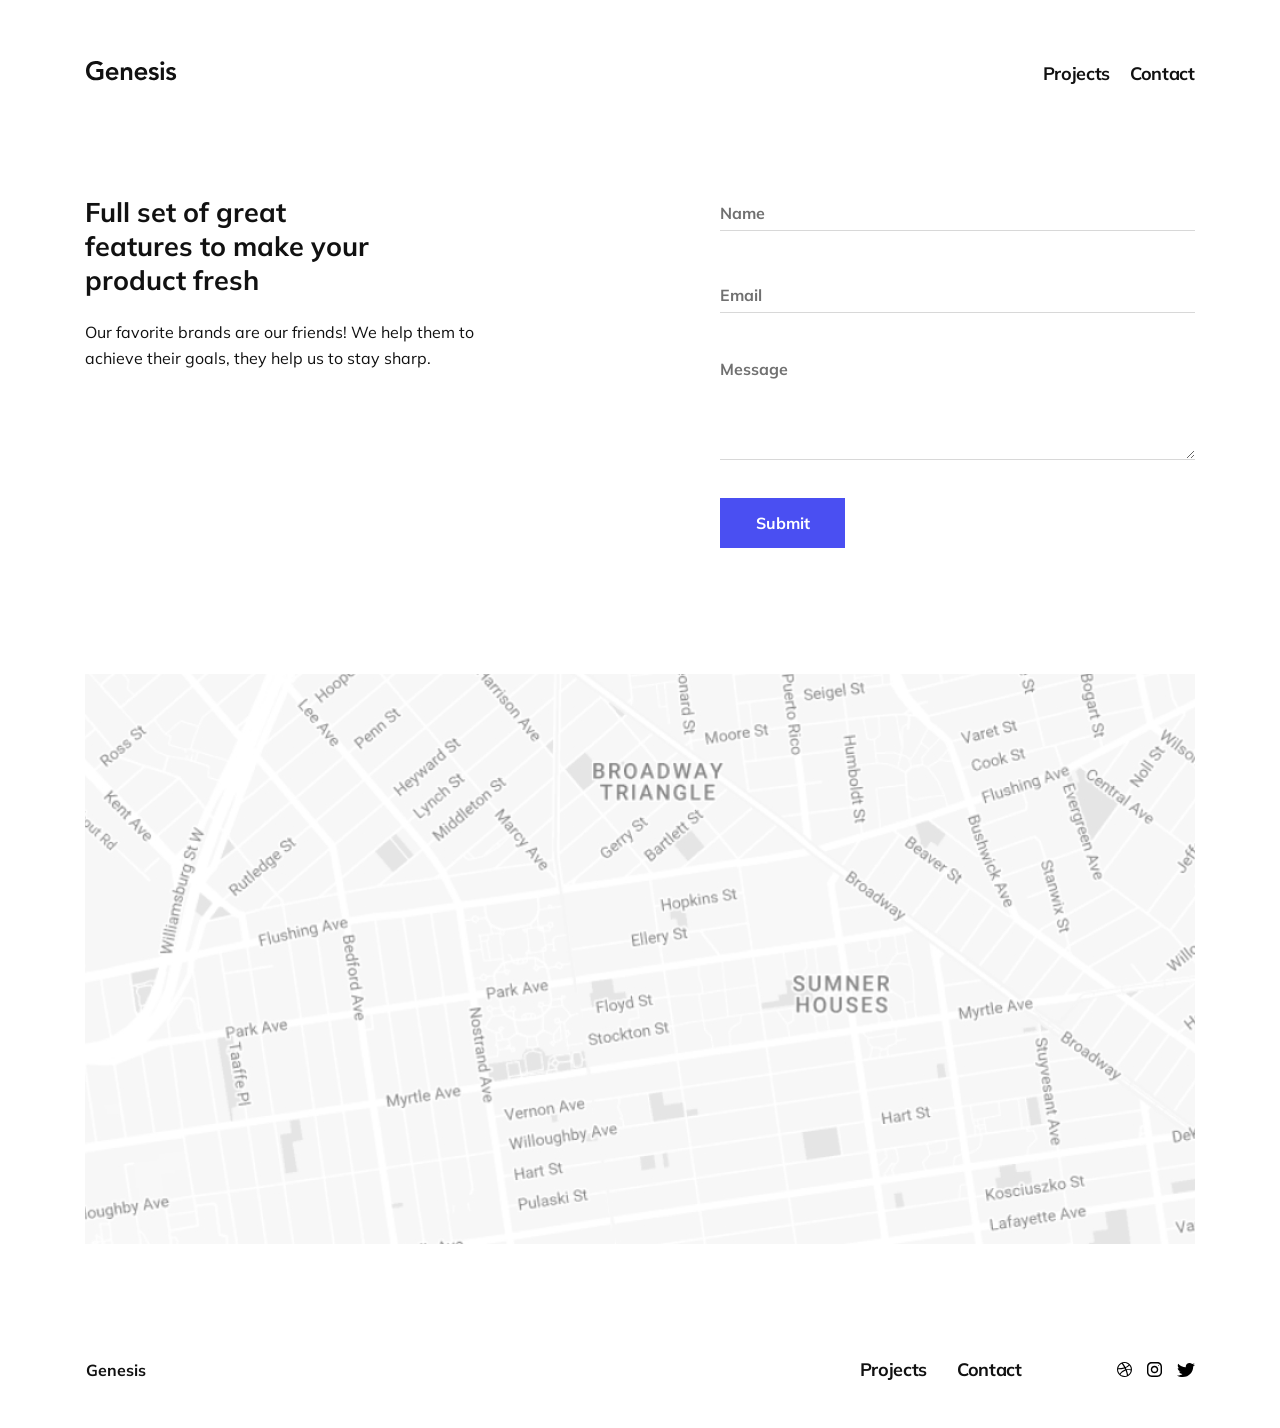
<file: contact.html>
<!DOCTYPE html>
<html lang="en">
<head>
    <meta charset="UTF-8">
    <meta name="viewport" content="width=device-width, initial-scale=1.0">
    <title>Genesis | Contact</title>
    <link rel="preconnect" href="https://fonts.googleapis.com">
    <link rel="preconnect" href="https://fonts.gstatic.com" crossorigin>
    <link href="https://fonts.googleapis.com/css2?family=Mulish:ital,wght@0,200..1000;1,200..1000&display=swap" rel="stylesheet">
    <link rel="stylesheet" href="styles/main.css">
</head>
<body>
    <header>
        <a href="index.html"><img src="images/Logo.svg" alt="Genesis home"></a>
        <nav aria-label="Main navigation">
            <a href="project.html">Projects</a>
            <a href="contact.html">Contact</a>
        </nav>
    </header>

    <main>
        <!-- Open the contact section -->
        <section class="contact-intro">
        <!-- Heading and introduction box -->
            <div class="contact-description">
                <h1>Full set of great<br>features to make your<br>product fresh</h1>

                <p>Our favorite brands are our friends! We help them to<br>achieve their goals, they help us to stay sharp.</p>
            </div> <!-- Close the description box -->

            <!-- Open the contact form -->
            <form class="contact-form">
                <!-- Name field -->
                <div class="form-field">
                    <label for="name">Name</label>
                    <input type="text" id="name" name="name" required>
                </div>

                <!-- Email field -->
                <div class="form-field">
                    <label for="email">Email</label>
                    <input type="email" id="email" name="email" required>
                </div>

                <!-- Message field -->
                <div class="form-field">
                    <label for="message">Message</label>
                    <textarea id="message" name="message" rows="3" required></textarea>
                </div>

                <!-- Submit button -->
                <button type="submit">Submit</button>
            </form> <!-- Close the contact form -->
        </section> <!-- Close the contact section -->
        
            <!-- Map below the introduction and form -->
        <img class="contact-map" src="images/contact-map.jpg" alt="Map showing Broadway Triangle and the surrounding Brooklyn neighbourhood">
    </main> 

    <footer>
        <a href="index.html">Genesis</a>

        <nav aria-label="Footer navigation">
            <a href="project.html">Projects</a>
            <a href="contact.html">Contact</a>
        </nav>
        
        <!-- Box for the three social icons -->
        <div class="social-icons">
            <img src="images/social-01.svg" alt="Social icon 1">
            <img src="images/social-02.svg" alt="Social icon 2">
            <img src="images/social-03.svg" alt="Social icon 3">
        </div>
    </footer>
</body>
</html>
</file>
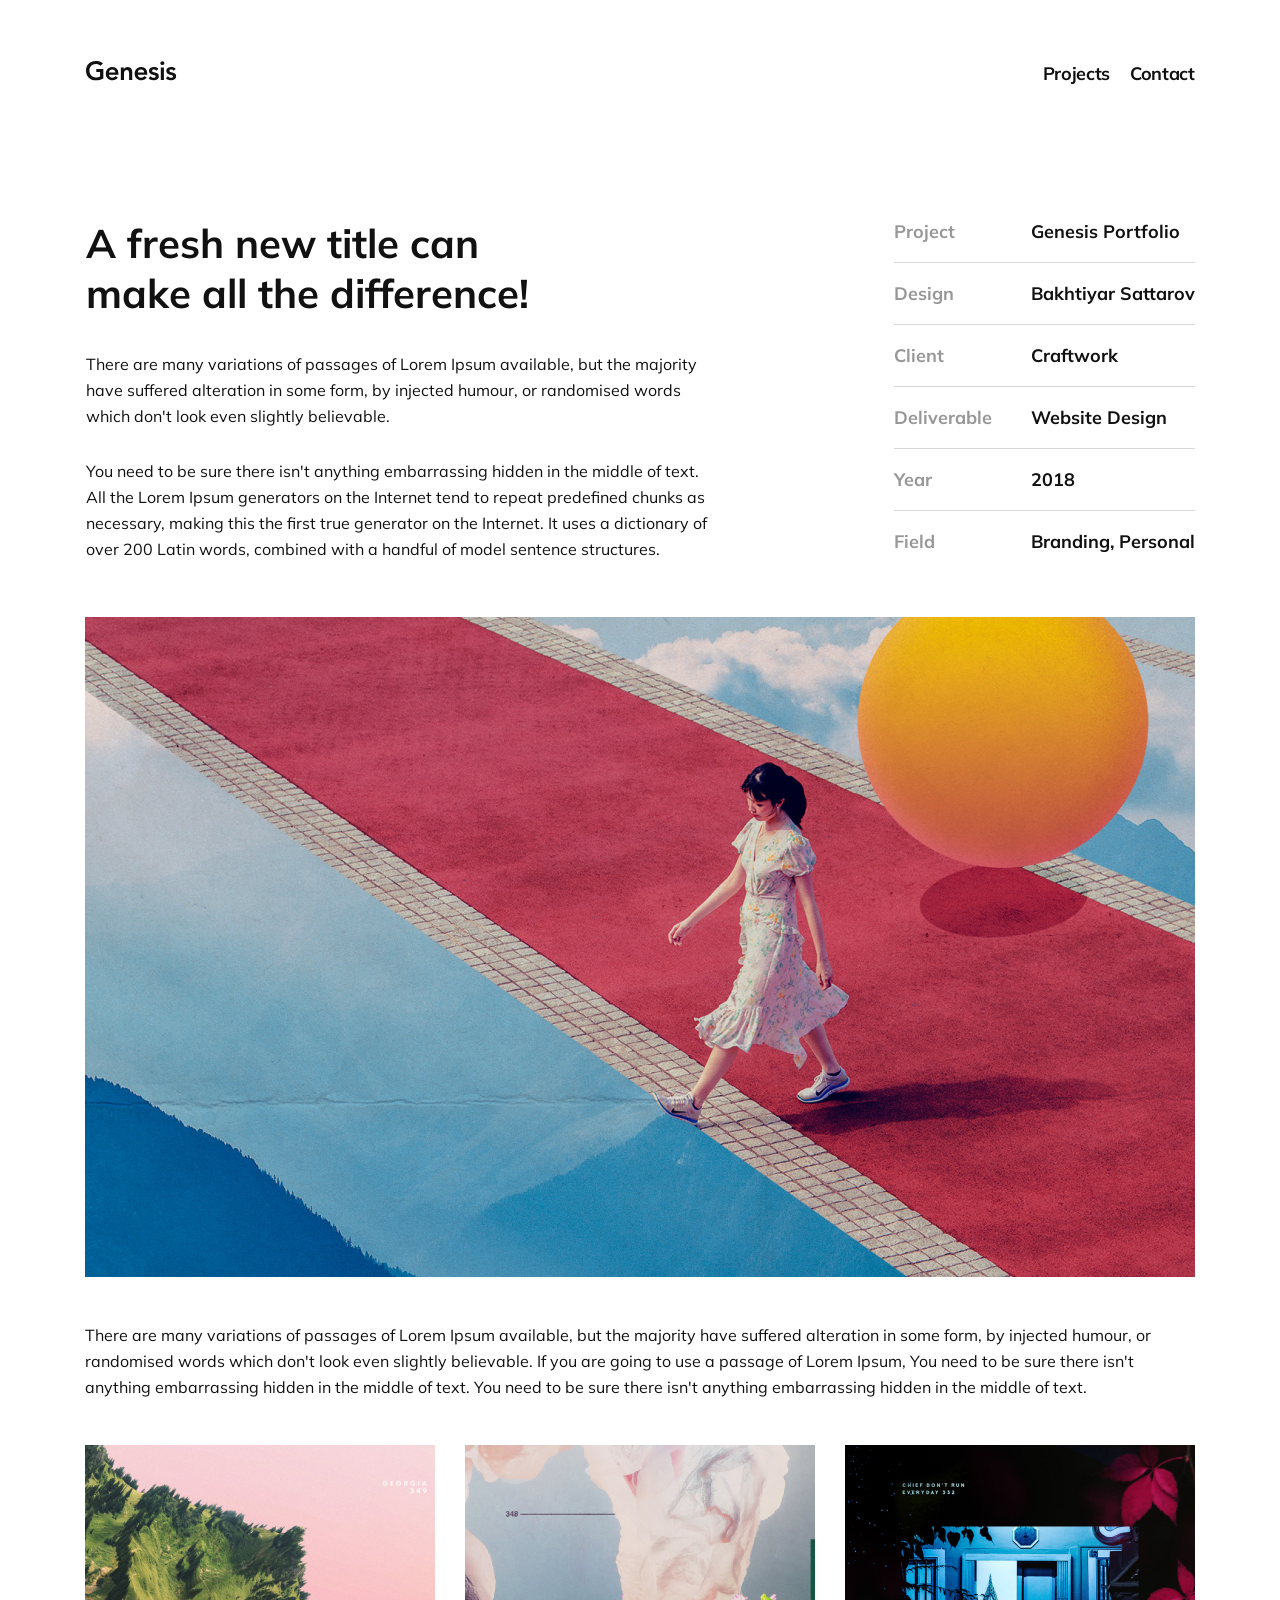
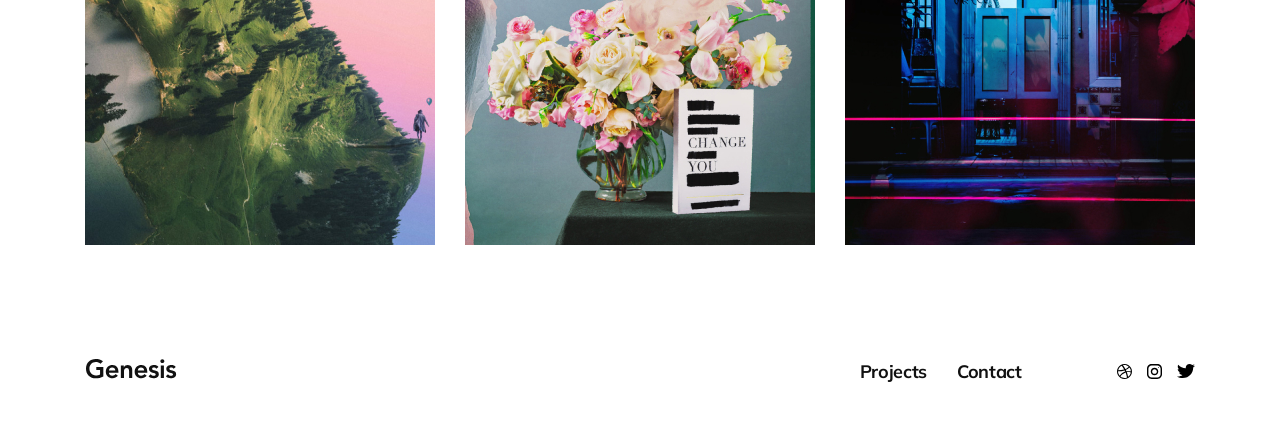
<file: project.html>
<!DOCTYPE html>
<html lang="en">
<head>
    <meta charset="UTF-8">
    <meta name="viewport" content="width=device-width, initial-scale=1.0">
    <title>Genesis | Project Details</title>
    <link rel="preconnect" href="https://fonts.googleapis.com">
    <link rel="preconnect" href="https://fonts.gstatic.com" crossorigin>
    <link href="https://fonts.googleapis.com/css2?family=Mulish:ital,wght@0,200..1000;1,200..1000&display=swap" rel="stylesheet">
    <link rel="stylesheet" href="styles/main.css">
</head>
<body>
    <header>
        <a href="index.html"> <img src="images/Logo.svg" alt="Genesis home"></a>

        <nav aria-label="Main navigation">
            <a href="project.html">Projects</a>
            <a href="contact.html">Contact</a>
        </nav>
    </header>

    <main>
        <section class="project-intro">
            <div class="project-description">
                <h1>A fresh new title can make all the difference!</h1>

                <p>There are many variations of passages of Lorem Ipsum available, but the majority<br>have suffered alteration in some form, by injected humour, or randomised words<br>which don't look even slightly believable.</p>
        
                <p>You need to be sure there isn't anything embarrassing hidden in the middle of text. All the Lorem Ipsum generators on the Internet tend to repeat predefined chunks as necessary, making this the first true generator on the Internet. It uses a dictionary of over 200 Latin words, combined with a handful of model sentence structures.</p>
            </div>

            <!-- Project information card -->
                <dl class="project-info">
                    <div>
                        <dt>Project</dt>
                        <dd>Genesis Portfolio</dd>
                    </div>
                    <hr class="solid">
                    <div>
                        <dt>Design</dt>
                        <dd>Bakhtiyar Sattarov</dd>
                    </div>
                    <hr class="solid">
                    <div>
                        <dt>Client</dt>
                        <dd>Craftwork</dd>
                    </div>
                    <hr class="solid">
                    <div>
                        <dt>Deliverable</dt>
                        <dd>Website Design</dd>
                    </div>
                    <hr class="solid">
                    <div>
                        <dt>Year</dt>
                        <dd>2018</dd>
                    </div>
                    <hr class="solid">
                    <div>
                        <dt>Field</dt>
                        <dd>Branding, Personal</dd>
                    </div>
                </dl>
        </section>
            <!-- Large project picture -->
            <img class="project-image" src="images/project-01.jpg" alt="Person walking on a colourful platform beside a large orange sphere">
            <p class="project-summary">There are many variations of passages of Lorem Ipsum available, but the majority have suffered alteration in some form, by injected humour, or randomised words which don't look even slightly believable. If you are going to use a passage of Lorem Ipsum, You need to be sure there isn't anything embarrassing hidden in the middle of text. You need to be sure there isn't anything embarrassing hidden in the middle of text.</p>
        <!-- Open the box holding all three pictures -->
            <div class="project-gallery">
                <!-- First picture: green landscape -->
                <img src="images/project-02.jpg" alt="Green landscape against a pink sky">
                <!-- Second picture: flowers -->
                <img src="images/project-03.jpg" alt="book with flower in the vase">
            <!-- Third picture: illuminated building -->
                <img src="images/gallery-13.jpg" alt="Building entrance with blue and pink lighting">
            </div> 
    </main> 

    <footer>
        <a href="index.html"><img src="images/Logo.svg" alt="Genesis home"></a>

        <nav aria-label="Footer navigation">
            <a href="project.html">Projects</a>
            <a href="contact.html">Contact</a>
        </nav>
        
        <!-- Box for the three social icons -->
        <div class="social-icons">
            <img src="images/social-01.svg" alt="Social icon 1">
            <img src="images/social-02.svg" alt="Social icon 2">
            <img src="images/social-03.svg" alt="Social icon 3">
        </div>
    </footer>
</body>
</html>
</file>
<file: styles/main.css>
@charset "UTF-8";
/* Purple */
/* Dark text at 60% opacity */
/* Main dark text colour */
.contact-intro {
  display: flex;
  justify-content: space-between;
  align-items: flex-start; /* Aligns their top edges */
  max-width: 1110px;
  margin-inline: auto;
  margin-top: 110px; /* Space above the whole contact section */
}

.contact-description {
  font-family: "Mulish", sans-serif;
  font-weight: 800;
  font-size: 18px;
  letter-spacing: 0px;
  line-height: normal;
  color: #111111;
  max-width: 1110px; /* Matches the image's width */
}

.contact-description {
  /* Keep all your existing description settings here */
}
.contact-description h1 {
  margin-top: 0; /* Makes the heading start at the section's top */
  max-width: 475px; /* Limits the heading width so words wrap naturally */
}
.contact-description p {
  max-width: 445px;
  font-family: "Mulish", sans-serif;
  font-weight: 400;
  font-size: 16px;
  letter-spacing: 0px;
  line-height: 26px;
  color: #111111;
}

/*Sets the whole form’s width*/
.contact-form {
  width: 475px; /* Sets the whole form's width from Figma */
  font-family: "Mulish", sans-serif;
}

/*Name,Email,Message*/
/*Sets font, size and colour*/
.contact-form label {
  font-family: "Mulish", sans-serif;
  font-weight: 700;
  font-size: 16px;
  letter-spacing: 0px;
  line-height: normal;
  color: rgba(17, 17, 17, 0.6);
}

/*input for Name and Email,and textarea for Message.*/
.contact-form input,
.contact-form textarea {
  flex: 1; /* Typing area fills the space after the label */
  min-width: 0;
  border: 0; /* Removes borders on all four sides */
  font: inherit; /* Uses the form's font settings */
  height: 100%; /* Fits inside the field, leaving room for its underline */
  background-color: transparent; /* Keeps the field’s underline visible */
  padding: 0; /* Removes default inner spacing */
  box-sizing: border-box; /* Includes the border in that height */
}

/*controls how its label and input sit together.*/
.form-field {
  display: flex; /* Arranges the label and typing area */
  flex-direction: row; /* Places the label beside the typing area */
  align-items: center;
  border-bottom: 1px solid #D8D8D8; /* Line spans the whole field */
  margin-bottom: 46px; /* 82px between underlines - 36px field height = 46px */
  gap: 12px; /* Adds space between the label and typing area */
  height: 36px;
  box-sizing: border-box; /* Includes the underline in the 36px height */
}

.contact-form button {
  width: 125px;
  height: 50px;
  background-color: #4A4FF2;
  color: #FFFFFF;
  font-family: "Mulish", sans-serif;
  font-size: 16px;
  font-weight: 700;
  border: 0; /* Removes the default button border */
  cursor: pointer; /* Shows a hand when hovering */
}

.contact-form .form-field:last-of-type { /*:last-of-type selects the last field <div> here*/
  margin-bottom: 38px; /* Gap between Message underline and Submit */
  height: auto; /* Allows the Message field to become taller */
  align-items: flex-start; /* Aligns the label and textarea at the top */
}

.contact-form button:hover {
  background-color: #363BD1; /* Darker purple when the mouse is over Submit */
}

.contact-form textarea {
  height: 100px; /* Starting height for longer messages */
  line-height: 24px;
  resize: vertical; /* Allows the user to make it taller */
}

.contact-map {
  display: block; /* Gives the image its own box */
  width: 100%; /* Uses the available width */
  max-width: 1110px; /* Matches the contact section */
  height: 570px; /* Keeps the image’s proportions */
  margin-inline: auto; /* Centres the image */
  margin-top: 126px; /* Space between the contact section and the map */
}

/* Stack the description and form in narrow windows */
@media (max-width: 700px) {
  .contact-intro {
    flex-direction: column;
    gap: 32px;
  }
  .contact-form {
    width: 100%;
    max-width: 475px;
  }
}
/*“Include the styles from _contact.scss when you build main.css.”*/
/* Project Details page */
.project-intro {
  display: flex; /*arranges the big box’s two children: Genesis Logo with Navigation Box */
  justify-content: space-between;
  align-items: flex-start;
  max-width: 1109px;
  margin: 100px auto 29px;
}

.project-description h1 {
  max-width: 475px;
  font-family: "Mulish", sans-serif;
  font-weight: 700;
  font-size: 40px;
  letter-spacing: 0px;
  color: #111111;
}

.project-description p {
  max-width: 635px;
  font-family: "Mulish", sans-serif;
  font-weight: 400;
  font-size: 16px;
  letter-spacing: 0px;
  line-height: 26px;
  color: #111111;
  margin-top: 29px;
}

/*Project information card*/
.project-info {
  max-width: 335px;
}

.project-info div {
  display: flex; /* Places the label and value side by side */
  align-items: center; /* Aligns the label and value vertically */
  padding: 19px 0; /* 18px above and below; no padding on the sides */
}

.project-info dt {
  font-family: "Mulish", sans-serif;
  font-weight: 700;
  font-size: 18px;
  letter-spacing: 0px;
  line-height: normal;
  color: #979797;
  width: 137px; /* Label width plus the measured gap */
  flex-shrink: 0; /* Keeps this column width consistent */
}

.project-info dd {
  font-family: "Mulish", sans-serif;
  font-weight: 700;
  font-size: 18px;
  letter-spacing: 0px;
  line-height: normal;
  color: #111111;
  margin-left: 0; /* Removes the browser's default indentation */
}

.project-info hr.solid {
  border-top: 1px solid #D8D8D8; /* Thinner, lighter grey line */
  margin: 0; /* Removes the divider's inherited spacing */
}

.project-image {
  display: block; /* Lets the image behave as its own box */
  width: 100%; /* Uses the available width */
  max-width: 1110px; /* Figma's image width */
  height: auto; /* Keeps the image's original proportions */
  margin-inline: auto; /* Centres the image */
}

.project-summary {
  /* Keep your existing properties */
  margin-bottom: 0; /*To make the gap exactly 45px, remove the summary paragraph’s default bottom margin:*/
  margin-top: 45px; /* Space above the paragraph */
  font-family: "Mulish", sans-serif;
  font-weight: 400;
  font-size: 16px;
  letter-spacing: 0px;
  line-height: 26px;
  color: #111111;
  max-width: 1110px; /* Matches the image's width */
  margin-inline: auto; /* Centres the paragraph box */
}

.project-gallery {
  display: grid; /* Arranges the images in columns */
  grid-template-columns: repeat(3, 1fr); /* Three equal columns */
  gap: 30px; /* Space between images */
  max-width: 1110px; /* Matches the image's width */
  margin-inline: auto; /* Centres the paragraph box */
  margin: 45px auto 0; /* 45px above, centred, zero below */
}
.project-gallery img {
  width: 100%; /* Makes each image fit its column */
  height: auto; /* Keeps its original proportions */
}

/* Stack the introduction in narrow windows */
@media (max-width: 700px) {
  .project-intro {
    flex-direction: column;
    gap: 24px;
  }
}
/* <main> — all main page content */
/* <section class="intro"> — whole introduction box */
.intro {
  display: flex;
  justify-content: space-between;
  align-items: flex-end;
  max-width: 1109px;
  margin-inline: auto; /*shares the spare space equally on the left and right, centring the box.*/
  margin-top: 96px;
}

/* <p class= "intro-label">Shooting Stars</p> */
.intro-label {
  /* Your font and colour styles */
  font-family: "Mulish", sans-serif;
  font-weight: 700;
  font-size: 22px;
  letter-spacing: -0.42px;
  color: #4A4FF2;
  margin-top: 0;
}

/* <h1> inside .intro — big introduction heading */
.intro h1 {
  /* Your font and colour styles */
  font-family: "Mulish", sans-serif;
  font-weight: 700;
  font-size: 40px;
  line-height: 60px;
  letter-spacing: 0px;
  color: #111111;
  max-width: 635px;
}

/* Design is about progress */
.intro-note {
  /* Your font, colour and width settings */
  font-family: "Mulish", sans-serif;
  font-weight: 400;
  font-style: italic;
  font-size: 18px;
  letter-spacing: 0px;
  color: rgba(17, 17, 17, 0.6); /*don’t need to memorise the conversion—color pickers can show the RGB values for a hex color.*/
  width: 207px;
  flex-shrink: 0;
}

/* Decorative line above the note */
.intro-note::before { /*its decorative line*/
  /* Font, colour and width for the note */
  content: ""; /*creates an empty decorative piece.*/
  display: block; /*puts it on its own line and do not need html.*/
  width: 30px;
  height: 2px;
  background-color: #111111;
  opacity: 0.5;
  margin-bottom: 9px;
}

/* <span class="highlight"> — the words "product designer" */
.highlight {
  color: #4A4FF2;
}

/*<div class="gallery"> — the 12 portfolio pictures */
.gallery { /*Arrange the things inside this box using rows and columns.*/
  /* Keep your existing properties */
  gap: 20px;
  display: grid; /* Use a grid layout */
  grid-template-columns: repeat(3, 1fr); /* Make 3 equal columns */
  max-width: 1109px;
  margin-inline: auto; /*shares the spare space equally on the left and right, centring the box.*/
}

.gallery-column {
  display: flex; /*lets us arrange the pictures inside each column.*/
  flex-direction: column; /*puts them one below another.*/
  gap: 20px;
}
.gallery-column img {
  width: 100%; /*makes each picture fill its column.*/
  height: auto; /*keeps its original proportions.*/
}

/* <section class="services"> — services heading and list */
/* services had 2 direct children : h2 and ul*/
.services {
  display: flex;
  justify-content: space-between;
  max-width: 1109px;
  margin-inline: auto; /*shares the spare space equally on the left and right, centring the box.*/
  margin-top: 91px;
  align-items: flex-start; /*lines up the top edges of the heading and both list boxes.*/
}

.services h2 {
  font-family: "Mulish", sans-serif;
  font-weight: 700;
  font-size: 28px;
  line-height: 38px;
  letter-spacing: 0px;
  max-width: 635px;
  margin: 0; /*removes the heading’s extra outside space.*/
}

.services .nav-column {
  font-family: "Mulish", sans-serif;
  font-weight: 400;
  font-size: 18px;
  line-height: normal;
  letter-spacing: 0px;
}

.services ul {
  list-style: none;
  padding: 0;
  margin: 0;
}

/* <section class="awards"> — the whole awards section */
/* Whole section: organisation groups stack vertically */
.awards {
  max-width: 1109px;
  margin-top: 50px;
  margin-inline: auto; /* Shares spare space equally on the left and right */
}

.award-group {
  display: flex;
  justify-content: space-between;
  align-items: flex-start;
  padding-top: 48px;
}

.award-list {
  width: 60%; /* Starting proportion; we will adjust using Figma */
  display: flex;
  flex-direction: column; /* Stacks them vertically */
  gap: 80px;
}

.award {
  display: flex;
  justify-content: space-between;
  align-items: flex-start;
}

.award-details {
  width: 190px; /* Sets the space available for the project text */
  flex-shrink: 0; /* Stops Flex from squeezing this box narrower */
}

.awards h2,
.awards h3,
.awards h4,
.awards p {
  margin: 0; /* Removes default spacing around the text */
}

.awards h2 {
  font-family: "Mulish", sans-serif;
  font-weight: 700;
  font-size: 22px;
  line-height: normal;
  letter-spacing: 0px;
}

.award h3 {
  font-family: "Mulish", sans-serif;
  font-weight: 700;
  font-size: 18px;
  line-height: normal;
  letter-spacing: 0px;
}

.award-details h4 {
  font-family: "Mulish", sans-serif;
  font-weight: 500;
  font-size: 16px;
  line-height: normal;
  letter-spacing: 0px;
  margin-bottom: 12px; /* Space between the project name and description */
}

.award-details p {
  font-family: "Mulish", sans-serif;
  font-weight: 400;
  font-size: 16px;
  line-height: 26px;
  letter-spacing: 0px;
  color: rgba(17, 17, 17, 0.6); /* #111111 at 60% opacity */
}

.award-year {
  font-family: "Mulish", sans-serif;
  font-weight: 500;
  font-size: 16px;
  line-height: 26px;
  letter-spacing: 0px;
}

/* Stack awards when the window is 700px wide or less */
/* Rules here apply only when the window is 700px wide or less */
@media (max-width: 700px) {
  .award-group {
    flex-direction: column;
    gap: 24px;
  }
  .award-list {
    width: 100%;
    gap: 40px;
  }
  .award {
    flex-direction: column;
    gap: 12px;
  }
  .award-details {
    width: 100%;
  }
}
/* Reusable layout for the header and footer */
/* <body> — the whole visible page */
body {
  background-color: white;
  color: #111111; /*paints the text*/
  margin: 0; /* Removes the browser's default outer spacing */
}

/* Header: arrange the logo and navigation */
header {
  display: flex;
  justify-content: space-between;
  align-items: center;
  max-width: 1109px;
  margin: 61px auto 0; /*Leave 61px above, share spare space equally left and right, and leave 0 below.*/
}

/* Navigation box — holds Projects and Contact */
header nav {
  display: flex; /*arranges the small box’s two children: Projects with contact*/
  gap: 20px;
}

/* Header navigation links — Projects and Contact */
/* Links: font and colour */
header nav a {
  font-family: "Mulish", sans-serif;
  font-weight: 700;
  font-size: 18px;
  letter-spacing: -0.35px;
  text-decoration: none;
  color: #111111;
}

/* <section class="intro"> — whole introduction box */
/* Solid border */
hr.solid {
  border: 0; /* Clears the default border */
  border-top: 3px solid #bbb;
  max-width: 1109px;
  margin: 101px auto 0; /*Leave 61px above, share spare space equally left and right, and leave 0 below.*/
}

/* <section class="awards"> — the whole awards section */
/* Whole section: organisation groups stack vertically */
.awards {
  max-width: 1109px;
  margin-top: 50px;
  margin-inline: auto; /* Shares spare space equally on the left and right */
}

.award-group {
  display: flex;
  justify-content: space-between;
  align-items: flex-start;
  padding-top: 48px;
}

.award-list {
  width: 60%; /* Starting proportion; we will adjust using Figma */
  display: flex;
  flex-direction: column; /* Stacks them vertically */
  gap: 80px;
}

.award {
  display: flex;
  justify-content: space-between;
  align-items: flex-start;
}

.award-details {
  width: 190px; /* Sets the space available for the project text */
  flex-shrink: 0; /* Stops Flex from squeezing this box narrower */
}

.awards h2,
.awards h3,
.awards h4,
.awards p {
  margin: 0; /* Removes default spacing around the text */
}

.awards h2 {
  font-family: Mulish, sans-serif;
  font-weight: 700;
  font-size: 22px;
  line-height: normal;
  letter-spacing: 0px;
}

.award h3 {
  font-family: Mulish, sans-serif;
  font-weight: 700;
  font-size: 18px;
  line-height: normal;
  letter-spacing: 0px;
}

.award-details h4 {
  font-family: Mulish, sans-serif;
  font-weight: 500;
  font-size: 16px;
  line-height: normal;
  letter-spacing: 0px;
  margin-bottom: 12px; /* Space between the project name and description */
}

.award-details p {
  font-family: Mulish, sans-serif;
  font-weight: 400;
  font-size: 16px;
  line-height: 26px;
  letter-spacing: 0px;
  color: rgba(17, 17, 17, 0.6); /* #111111 at 60% opacity */
}

.award-year {
  font-family: Mulish, sans-serif;
  font-weight: 500;
  font-size: 16px;
  line-height: 26px;
  letter-spacing: 0px;
}

/* <footer> — bottom logo, navigation and social icons */
footer {
  display: flex;
  justify-content: space-between;
  align-items: center;
  max-width: 1109px;
  margin: 114px auto 47px;
}

footer a {
  font-family: "Mulish", sans-serif; /* Uses the page's font */
  color: #111111; /* Makes the links dark */
  text-decoration: none; /* Removes the underline */
  font-weight: 700; /* Bold */
}

header nav a,
footer nav a {
  font-family: "Mulish", sans-serif;
  font-weight: 700;
  font-size: 18px;
  letter-spacing: -0.35px;
  text-decoration: none;
  color: #111111;
}

footer nav {
  display: flex;
  gap: 30px;
  margin-left: auto; /* Uses the spare space on the left, pushing navigation right */
}

/* <div class="social-icons"> - the three social pictures */
.social-icons {
  margin-left: 95px; /* Space between navigation and icons; check this value in Figma */
  display: flex; /* Arranges the three icons in a row */
  align-items: center; /* Lines them up vertically */
  gap: 15px; /* Space between icons—check the value in Figma */
}/*# sourceMappingURL=main.css.map */
</file>
